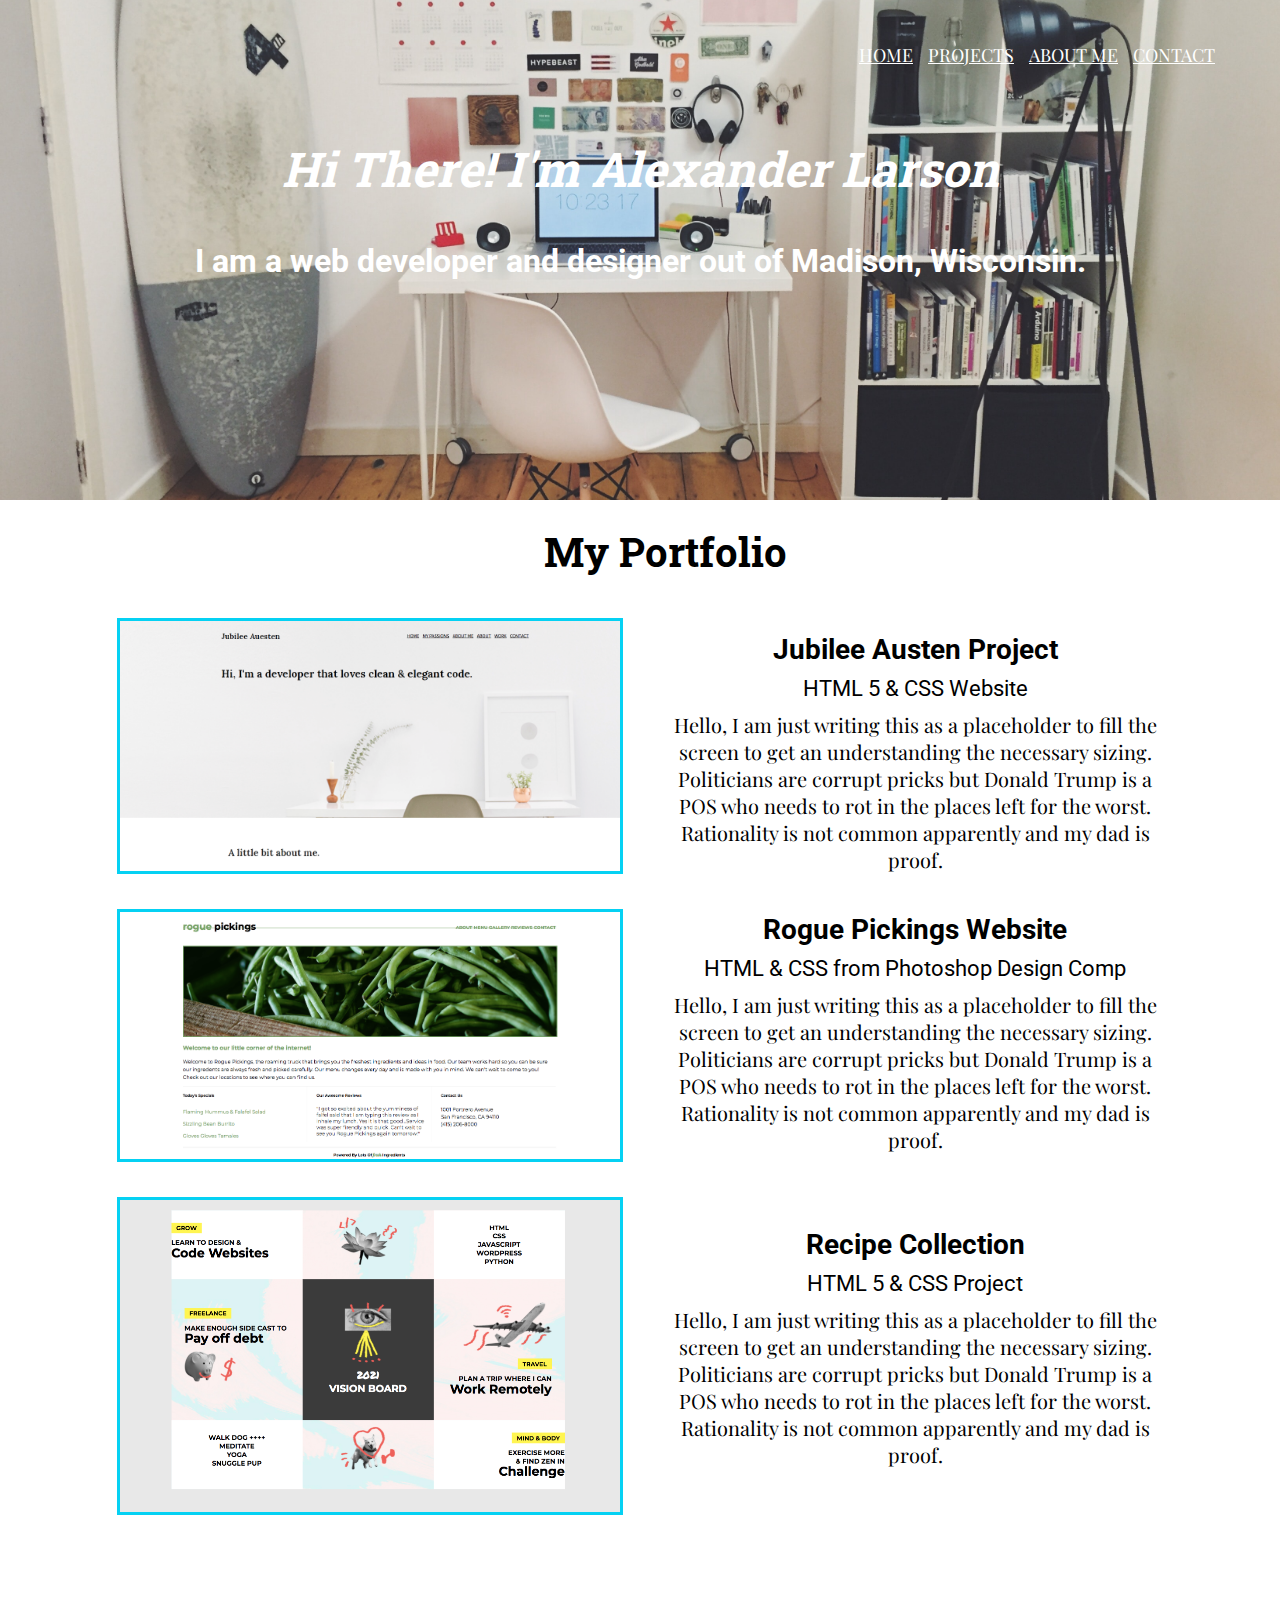
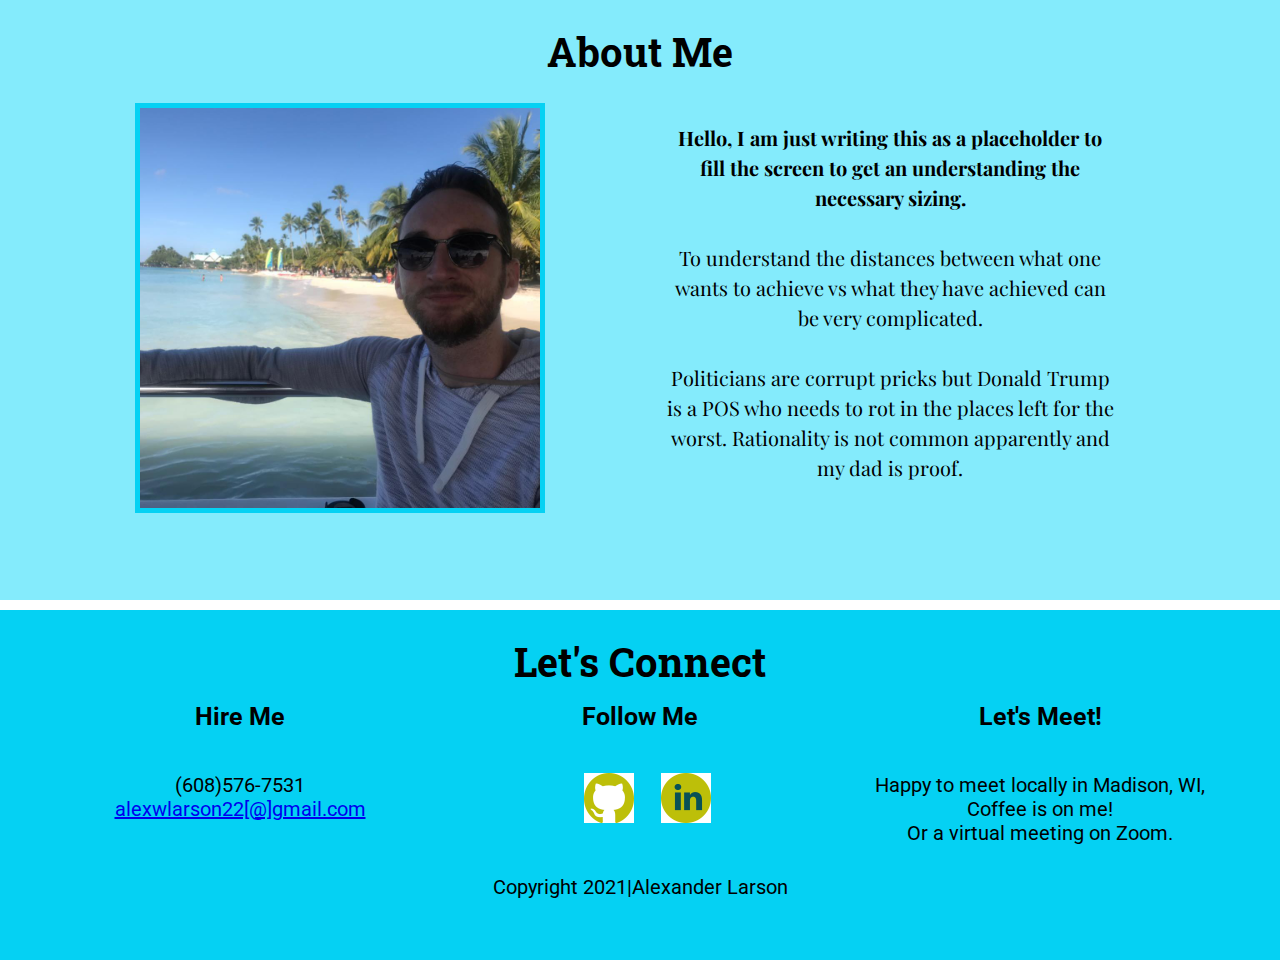
<file: index.html>
<!doctype html>
<html lang=en>
    <head>
        <title>AlexanderLarsonPortfolio</title>
		<link rel="preconnect" href="https://fonts.gstatic.com"> 
		<link href="https://fonts.googleapis.com/css2?family=Playfair+Display:wght@500&display=swap" rel="stylesheet">
		<link href="https://fonts.googleapis.com/css2?family=Playfair+Display:ital,wght@1,900&family=Roboto+Slab:wght@700&display=swap" rel="stylesheet">
		<link href="https://fonts.googleapis.com/css2?family=Playfair+Display:ital,wght@1,900&family=Roboto&family=Roboto+Slab:wght@700&display=swap" rel="stylesheet">
        <link rel="stylesheet" href="css/normalize.css">
   		<link rel="stylesheet" href="css/main.css">
    </head>
    <body>
    	<header id="headers">
    		<div class="full-width">
    				<nav>
    					<ul>
    					<li><a href="index.html">Home</a></li>
    					<li><a href="#work">Projects</a></li>
    					<li><a href="#about">About Me</a></li>
    					<li><a href="#contact">Contact</a></li>
    				</ul>
    			</nav>
    				<h1>Hi There! I'm Alexander Larson</h1>
    				<h2>I am a web developer and designer out of Madison, Wisconsin.</h2>
    		</div>
    	</header>
    	<main>
    		<section id="work">
    			<div class="full-width">
    				<h3 class="headers3">My Portfolio</h3>
    					<div class="half-width">
    						<div class="image1">
    							<a href="jubilee/index.html"><img src="img/jubilee.png" alt="Jubilee Austen Website" /></a>
    						</div>
    						<div class="image1">
    							<a href="rogue/index.html"><img src="img/rogue.png" alt="Rogue Pickings Website"/></a>
    						</div>
    						<div class="image1">
    							<a href="vision/index.html"><img src="img/vision.png" alt="Vision Board Project"/></a>
   							</div>
   						</div>
    			<div class="half-width" id="site-description">
    					<div id="JubileeAusten">
    						<h3>Jubilee Austen Project</h3>
    						<h4>HTML 5 &amp; CSS Website</h4>
    						<p>Hello, I am just writing this as a placeholder to fill the screen to get an understanding the necessary sizing. Politicians are corrupt pricks but Donald Trump is a POS who needs to rot in the places left for the worst. Rationality is not common apparently and my dad is proof.</p>
    					</div>
    					<div id="RoguePickings">
    						<h3>Rogue Pickings Website</h3>
    						<h4>HTML &amp; CSS from Photoshop Design Comp</h4>
    						<p>Hello, I am just writing this as a placeholder to fill the screen to get an understanding the necessary sizing. Politicians are corrupt pricks but Donald Trump is a POS who needs to rot in the places left for the worst. Rationality is not common apparently and my dad is proof.</p>
    					</div>
    					<div id="RecipeCollection">
	    					<h3>Recipe Collection</h3>
    						<h4>HTML 5 &amp; CSS Project</h4>
    						<p>Hello, I am just writing this as a placeholder to fill the screen to get an understanding the necessary sizing. Politicians are corrupt pricks but Donald Trump is a POS who needs to rot in the places left for the worst. Rationality is not common apparently and my dad is proof.</p>
    					</div>
    				</div>
    			</div>
    		</section>
    		<section id="about">
    			<div class="full-width">
    				<h3 class="headers3">About Me</h3>
    					<div class="half-width">
    						<div id="images">
    						<img src="img/alexanderlaromana.jpg" alt="Photo of Alexander"/>
    					</div>
    				</div>
    				<div class="half=width" id="aboutme">
    					<p> <strong>Hello, I am just writing this as a placeholder to fill the screen to get an understanding the necessary sizing.</strong><br>
    						<br>
    						To understand the distances between what one wants to achieve vs what they have achieved can be very complicated. <br> 
    						<br>
    						Politicians are corrupt pricks but Donald Trump is a POS who needs to rot in the places left for the worst. Rationality is not common apparently and my dad is proof.</p>
    				</div>
    			</div>
    		</section>
    		<footer id="contact">
    			<div class="full-width">
    				<h3>Let's Connect</h3>
    					<div class="third-width" id="block1">
    						<h5 class="hire">Hire Me</h5>
    							<p>(608)576-7531<br>
    								<a href="mailto:alexwlarson22@gmail.com"> alexwlarson22[@]gmail.com</a></p>
    					</div>
    					<div class="third-width" id="block2">
    						<h5 class="hire">Follow Me</h5>
    							<ul>
    								<li><a href="http://www.github.com"><img src="images-icons/github.png" alt="Github Icon" class="socialmedia" /></a></li>
    								<li><a href="http://wwww.linkedin.com"><img src="images-icons/linkedin.png" alt="linkedin icon" /></a></li>
    							</ul>
    						</div>
    					<div class="third-width" id="block3">
    						<h5 class="hire">Let's Meet!</h5>
    					 		<p>
    					 			Happy to meet locally in Madison, WI, <br>
    					 			Coffee is on me! <br>
    					 			Or a virtual meeting on Zoom. </p>
    					</div>
    				</div>
    				<p id="copyright">Copyright 2021|Alexander Larson</p>
    			</footer>
    		</main>
    </body>
</html>
</file>
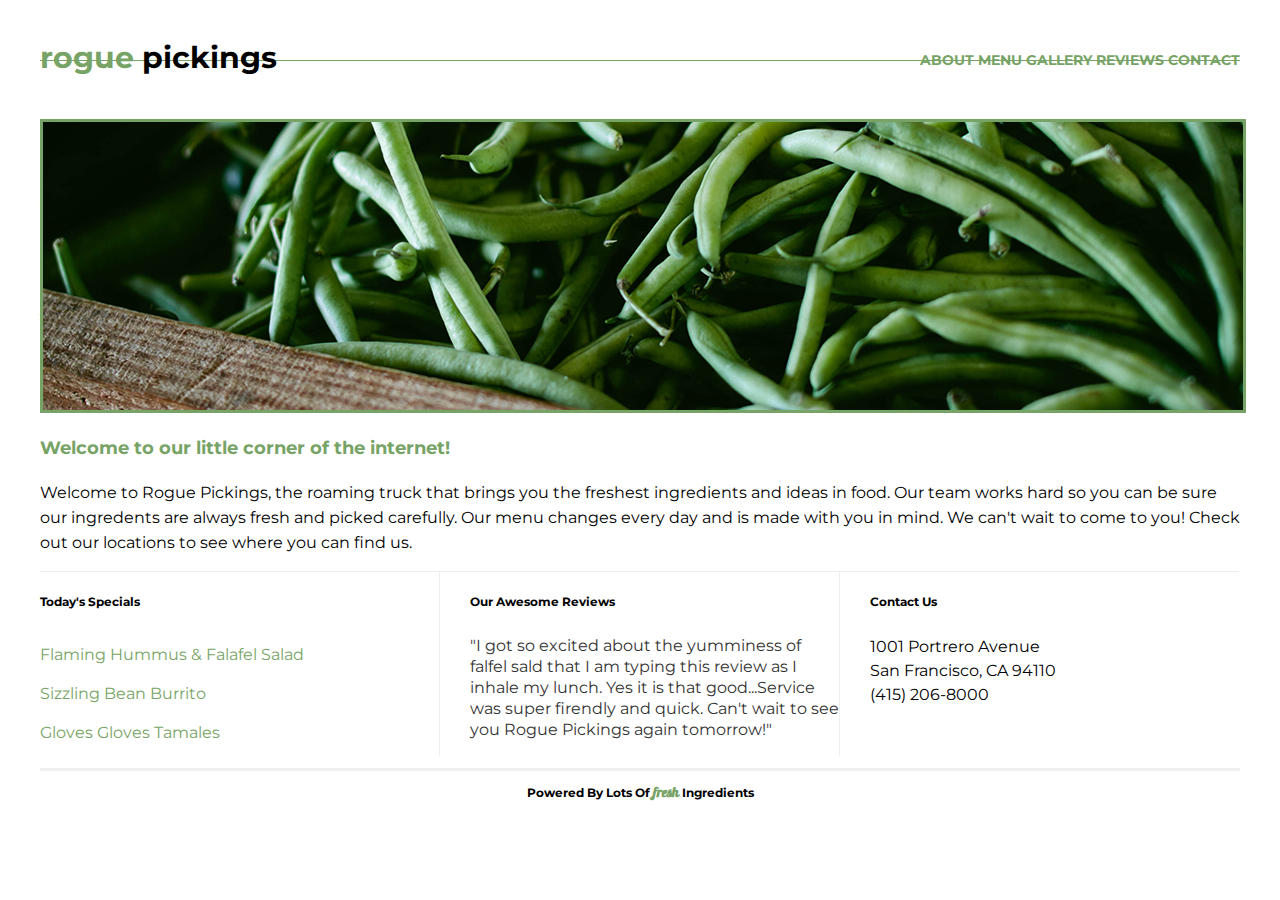
<file: rogue/index.html>
<!doctype html>
	<html lang="en">
		<head>
			<meta charset="utf-8">
			<title>Rogue Picking</title>
			<link rel="stylesheet" href="css/normalize.css">
    		<link rel="stylesheet" href="css/main.css">
    		<link rel="preconnect" href="https://fonts.gstatic.com"> 
			<link href="https://fonts.googleapis.com/css?family=Montserrat:400,700" rel="stylesheet">
    <link href="https://fonts.googleapis.com/css2?family=Galada&display=swap" rel="stylesheet">
		</head>

		<body>
			<div class="container">
				<header>
					<h1><span>rogue</span> pickings</h1>
					<nav>
						<ul>
							<li><a href="">About</a></li>
                   			 <li><a href="">Menu</a></li>
                   			 <li><a href="">Gallery</a></li>
                   			 <li><a href="">Reviews</a></li>
                   			 <li><a href="">Contact</a></li>
						</ul>
					</nav>
			</header>
				<section class="top-section">
					<div class="main-image"><img src="img/download.png" alt="green beans" />
					</div>
					<div class="main-title">
						<h2>Welcome to our little corner of the internet!</h2>
						<p>Welcome to Rogue Pickings, the roaming truck that brings you the freshest ingredients and ideas in food. Our team works hard so you can be sure our ingredents are always fresh and picked carefully. Our menu changes every day and is made with you in mind. We can't wait to come to you! Check out our locations to see where you can find us.</p>
					</div>
				</section>
				<section class="bottom-section">
					<div class="section-one">
						<h3>Today's Specials</h3>
							<ul class="menu">
								<li>Flaming Hummus &amp; Falafel Salad</li>
								<li>Sizzling Bean Burrito</li>
								<li> Gloves Gloves Tamales</li>
							</ul>
					</div>
					<div class="section-two">
						<h3>Our Awesome Reviews</h3>
						<p class="reviews">"I got so excited about the yumminess of falfel sald that I am typing this review as I inhale my lunch. Yes it is that good...Service was super firendly and quick. Can't wait to see you Rogue Pickings again tomorrow!"</p>
					</div>
					<div class="section-three">
						<h3>Contact Us</h3>
						<p class="address">1001 Portrero Avenue<br>
							San Francisco, CA 94110<br>
							(415) 206-8000</p>
					</div>
				</section>
				<footer>
					<h3>Powered By Lots Of <span>fresh</span> Ingredients</h3>
				</footer>
			</div>
		</body>
	</html>
</file>
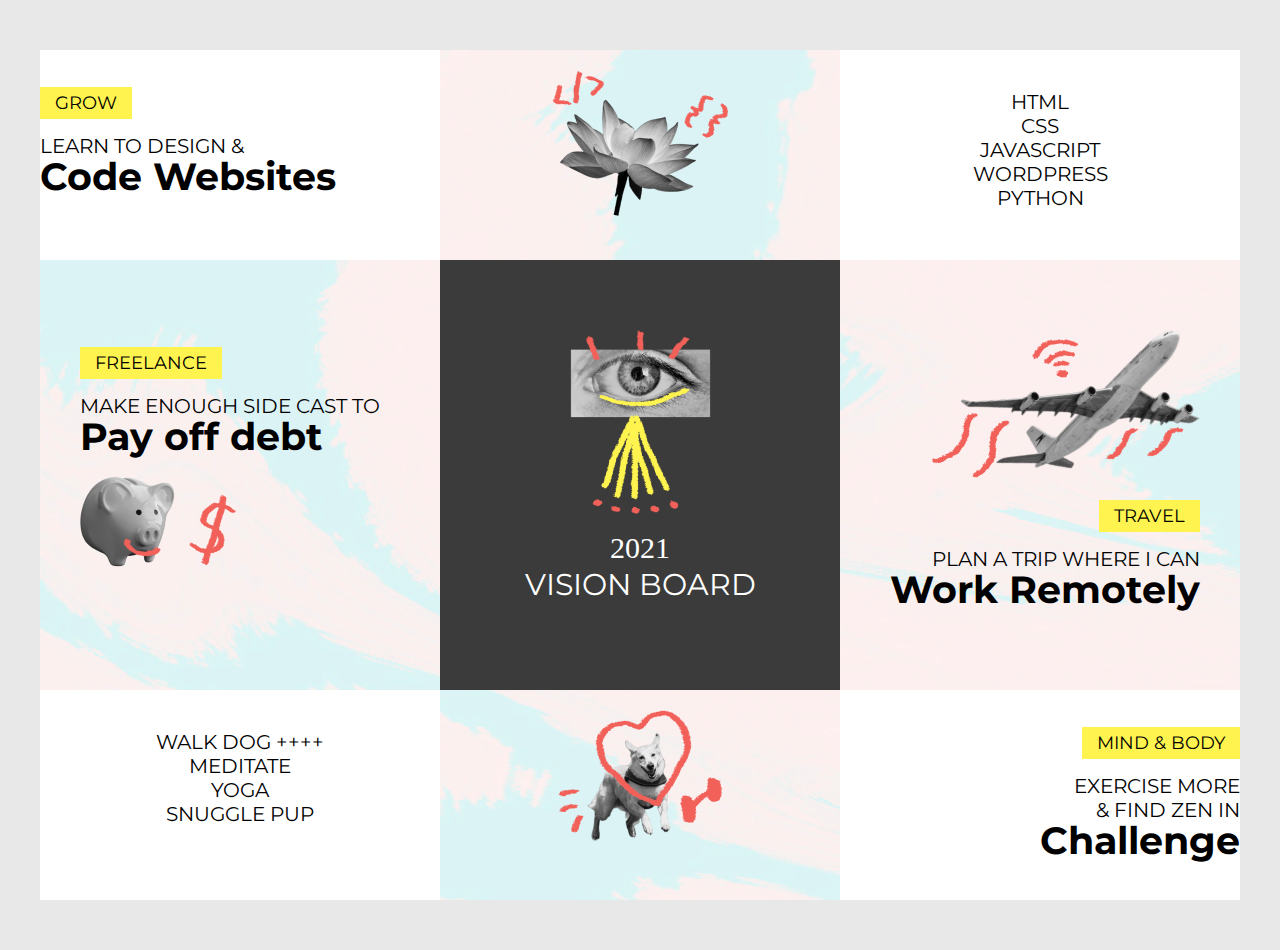
<file: vision/index.html>
<!doctype html>
<html lang="en">
<head>
	<meta charset="utf-8">
    <title>Vision Board Project</title>
    <link rel="stylesheet" href="css/normalize.css">
    <link rel="stylesheet" href="css/main.css">
    <link rel="preconnect" href="https://fonts.gstatic.com"> 
	<link href="https://fonts.googleapis.com/css2?family=Montserrat:wght@700&display=swap" rel="stylesheet">
	 <link href="https://fonts.googleapis.com/css?family=Montserrat:700%7CPermanent+Marker&display=swap" rel="stylesheet">
</head>
<body>
	<div id="vision-board">
		<div class="block small-block light-bg left top-padding">
			<p><span class="highlight">Grow</span></p>
			<p>Learn to Design &amp; <br> 
				<strong>Code Websites</strong></p>
		</div>
		<div class="block small-block center top-padding">
			<img src="img/flower.png" alt="flower">
		</div>
		<div class="block small-block center light-bg top-padding">
			<p>
				Html<br>
				CSS<br>
				Javascript<br>
				Wordpress<br>
				Python
			</p>
		</div>
		<div class="block large-block left">
			<p><span class="highlight">Freelance</span></p>
				<p>Make enough side cast to<br>
					<strong>Pay off debt</strong></p>
						<img src="img/piggy.png" alt="piggygotmoney">
		</div>
		<div class="block large-block center dark-bg">
			<img src="img/eye.png" alt="allseeingeye">
				<p class="title"><span class="marker">2021</span><br>
							Vision board</p>
		</div>
		<div class="block large-block right">
			<img src="img/plane.png" alt="plane">
			<p><span class="highlight">Travel</span></p>
				<p>Plan a trip where I can<br>
					<strong>Work Remotely</strong></p>
		</div>			
		<div class="block small-block center light-bg top-padding">
			<p>Walk Dog ++++<br>
				Meditate<br>
				Yoga<br>
				Snuggle Pup</p>
		</div>
		<div class="block small-block center top-padding">
			<img src="img/doggo.png" alt="doggy">
		</div>
		<div class="block small-block right light-bg top-padding">
			<p><span class="highlight">Mind &amp; Body</span></p>
			<p>Exercise More<br>
				&amp; Find Zen In<br>
					<strong>Challenge</strong>
			</p>
		</div>
	</div>
</body>
</html>
</file>
<file: css/main.css>
body{
	font-family: 'Playfair Display', sans-serif;
	font-size: 20px;
}



/***** Grid *****/

.full-width{
	width: 1200px;
	overflow: auto;
	margin:0 auto;
}

.half-width{
	width: 600px;
	float: left;
}

.third-width{
	width: 400px;
	height: auto;
}


/***** Header *****/

nav {
	float: right;
	padding: 20px 25px 0px 0px;
}

nav ul li{
	display: inline-block;
}

nav ul li a{
	text-transform: uppercase;
	text-decoration: underline;
	font-size: 18px;
	color: white;
	padding-left: 10px;
}


#headers{
	height: 500px;
	background: url('../img/surfoffice.jpg');
	background-size: cover;
	background-position: center;

}

#intro {
	font-size: 38px;
}

header h1{
	font-size: 48px;
	font-style: italic;
	color: white;
	font-weight: bold;
	text-align: center;
	padding: 50px 0px 0px 0px;
	clear: both;
	font-family: 'Roboto Slab';  
}

header h2{
	font-size: 32px;
	color: white;
	text-align: center;
	padding: 10px 0px 20px 0px;
	clear: both;
	font-family: 'Roboto';
}


/***** Work*****/

#work .full-width{
	height: 1100px;
	padding-left: 50px;
}

#work{
	text-align: center;

}

.headers3{
	font-size: 40px;
	font-weight: Bold;
	font-family: 'Roboto Slab';
	margin: 25px 0px 25px 0px;
	text-align: center;
	
}

.image1 img{
	margin-left:10px;
	margin-top:15px;
	margin-bottom: 15px;
	width: 500px;
	height: auto;
	border: 3px solid #05d1f3;
}


#JubileeAusten h3{
	margin: 30px 100px 0px 0px;
	text-align: center;
	font-family: 'Roboto';
	font-weight: bold; 
	font-size: 28px; 
}

#JubileeAusten h4{
	margin: 10px 100px 10px 0px;
	font-family: 'Roboto';
	font-weight: normal; 
	font-size: 22px; 
	text-align: center;
}

#JubileeAusten p{
	margin: 0px 0px 40px 0px;
	width: 500px;
	text-align: center;
}

#RoguePickings h3{
	margin: 0px 100px 0px 0px;
	padding: 0px 0px 0px 0px;
	font-family: 'Roboto';
	font-weight: bold; 
	font-size: 28px; 
	text-align: center;
}

#RoguePickings h4{
	margin: 10px 100px 10px 0px;
	font-family: 'Roboto';
	font-weight: normal; 
	font-size: 22px;
	text-align: center; 
}

#RoguePickings p{
	margin: 0px 0px 50px 0px;
	width: 500px;
	text-align: center;
}

#RecipeCollection h3{
	margin: 75px 100px 0px 0px;
	font-family: 'Roboto';
	font-weight: bold; 
	font-size: 28px; 
	text-align: center;
}

#RecipeCollection h4{
	margin: 10px 100px 10px 0px;
	font-family: 'Roboto', 'italic';
	font-weight: normal; 
	font-size: 22px; 
	text-align: center;
}


#RecipeCollection p{
	margin: 0px 0px 50px 0px;
	width: 500px;
	text-align: center;
}

/***** About *****/

#about {
	text-align: center;
	background-color: #84ebfc;
}

#about h3{
	margin: 25px 0px 25px 0px;
}

#about p{
	width: 450px;
	line-height: 30px;
	margin-right: 125px;
}

#aboutme {
	float: right;
}

#about{
	height: 600px;
}

#images img{
	margin: 0 auto;
	width: 400px;
	height: auto;
	border: 5px solid #05d1f3;
}



/***** Contact *****/

#contact .full-width{
	margin: 10px auto;
}

#contact{
	height: 350px;
	background-color: #05d1f3;
	color: black;
	font-family: 'Roboto';
	font-weight: normal;
}


#contact h3{
	height: 25px;
	font-size: 40px;
	font-weight: Bold;
	font-family: 'Roboto Slab';
	text-align: center;
	margin: 25px 0px 0px 0px;
	padding: 0px 0px 0px 0px;
}



#block1{
	text-align: center;
	float: left;
	height: 25px;
}

#block2{
	text-align: center;
	float: left;
}

#block3{
	text-align: center;
	float: left;
}

.hire{
	font-weight: bold;
	font-size: 25px;
}

#contact ul{
	list-style: none;
	text-align: center;
	font-size: 10px;
}

#contact ul li{
	display: inline-block;
}

#contact ul img{
	padding-right: 25px;
}

.socialmedia img{
	width: 25px;
	height: auto;
}

#copyright{
	text-align: center;
	margin: 10px auto;
}
</file>
<file: rogue/css/main.css>
/***** BASE STYLESREAL *****/

body{
	font-family: 'Montserrat', Helvetica, Arial, sans-serif;
}

.container {
	width: 1200px;
	margin: 0 auto;
}

h1,
h2,
h3,{
	color: black;
	text-transform: uppercase;
	font-weight: 700;
}
h1{
	font-size: 30px;
}
h2{
	font-size: 18px;
}

h3{
	font-size: 12px;
}

p{
	font-size: 14px;
	line-height: 21px;
	padding: 15 30px;
}
/***** HEADER *****/

header{
	height: 60px;
	margin: 0 auto;
	border-bottom: 1px solid #77a466;
}

header h1{
	margin: 0;
	padding: 39px 0;
	float: left;
	
}

header h1 span{
	color: #77a466;
}

header nav {
	float: right;
	padding: 50px 0px;
}

header nav ul{
	margin: 0;
	padding: 0;
}

header nav ul li {
	text-transform: uppercase;
	font-weight: 700;
	font-size: 14px;
	padding-left: 0 10px;
	display: inline;
}

header nav ul li a {
	color: #77a466;
	text-decoration: none;
}

/***** TOP SECTION *****/

.top-section,
.bottom-section {
	margin: 0 auto;
	clear: both;
}

.main-image{
	height: auto;
	float: left;
}

.main-image img{
	border: 3px solid #77a466;
}

.main-title{
	height: auto;
	float: left;
}

.main-title h2{
	text-align: left;
	padding: 5px 0;
	color: #77a466;
}

.main-title p{
	padding: 0;
	font-size: 16px;
	line-height: 25px;
}

.section-one,
.section-two,
.section-three {
	width: 399px;
	height: auto;
	float: left;
	border-top: 1px solid #eee;
}

.section-one h3 {
	padding: 10px 0;
}

.section-two {
	border-left: 1px solid #eee;
	border-right: 1px solid #eee;
}

.section-two h3,
.section-three h3 {
	padding: 10px 30px;
}

.menu {
	list-style: none;
	padding: 0;
}
.menu li {
	padding: 10px 0;
	color:#77a466;
}

.reviews {
	color: #333;
	font-size: 16px;
	line-height: 21px;
	margin-left: 30px;
}

.address {
	font-size: 16px;
	line-height: 24px;
	margin-left: 30px;
}

footer {
	height: 50px;
	border-top: 3px solid #eee;
	margin: 0 auto;
	clear: both;
	text-align: center;
}
footer span {
	font-family: 'Galada', cursive;
	text-transform: lowercase;
	color: #77a466;
	font-size: 14px;
}
</file>
<file: vision/css/main.css>
body{
	background: #E8E8E8;
}

#vision-board{
	margin: 50px auto;
	width: 1200px;
	height: 850px;
	text-align: center;
	background: url('../img/background.png'); 
	overflow: auto;
	font-family: 'Montserrat', sans;
	text-transform: uppercase;
	font-size: 20px;
}

.block{
	float: left;
	width: 400px;
	box-sizing: border-box;
}

.small-block{
	height: 210px;
	padding: 20x 40px;

}

.large-block{
	height: 430px;
	padding: 70px 40px;
}

.left{
	text-align: left;
}

.right{
	text-align: right;
}

.center{
	text-align: center;
}

.dark-bg{
	background: #3B3B3B;
	color: #FFFFFF;
}

.light-bg{
	background-color: #FFFFFF;
}

.marker{
	font-family: 'Permanent Marker', cursive;
	font-weight: normal;
	color: #FFFFFF;
	font-size: 30px;
}

.title{
	color: #FFFFFF;
	font-size: 30px;
	margin: 10px 0;
}

.highlight{
	background-color: #FFF44F;
	padding: 5px 15px;
	font-size: 18px;
}

strong{
	font-size: 38px;
	font-weight: 700;
	text-transform: none;
	line-height: 38px;
}

.top-padding{
	padding-top: 20px;
}
</file>
